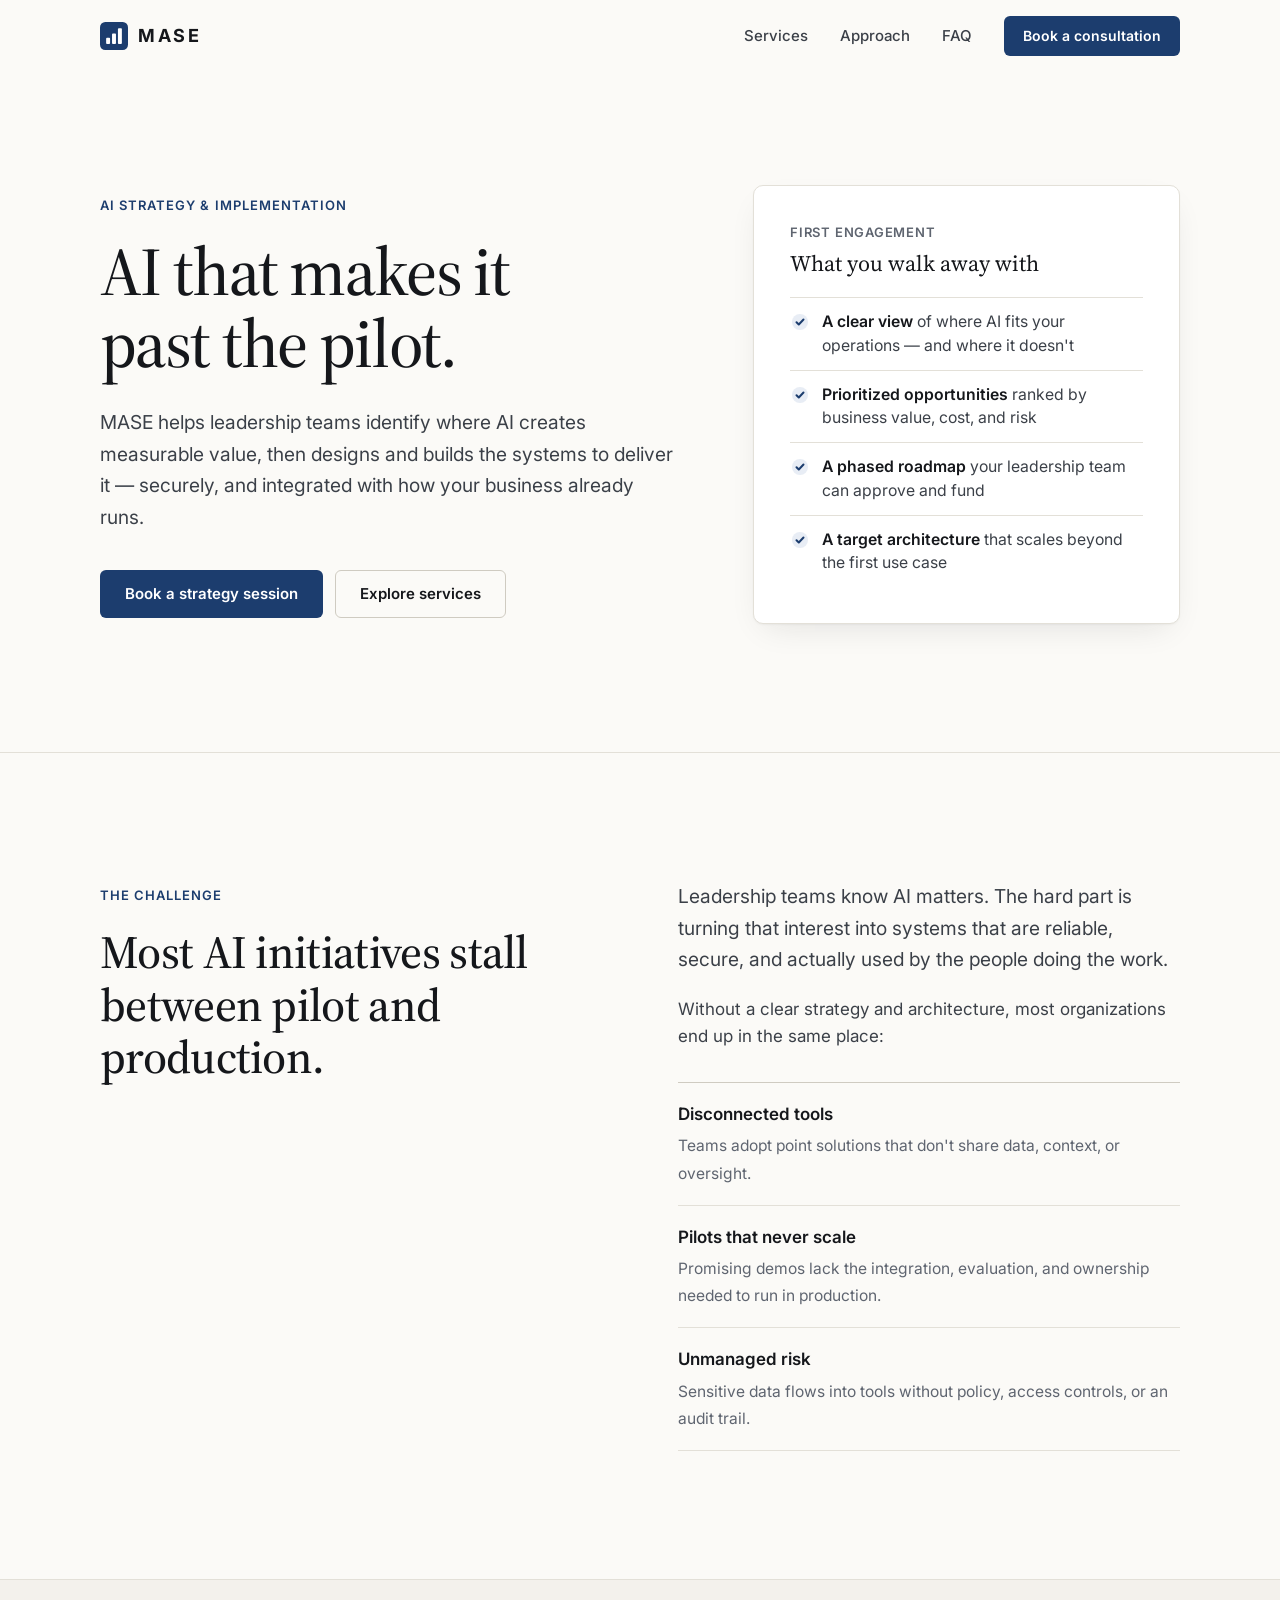
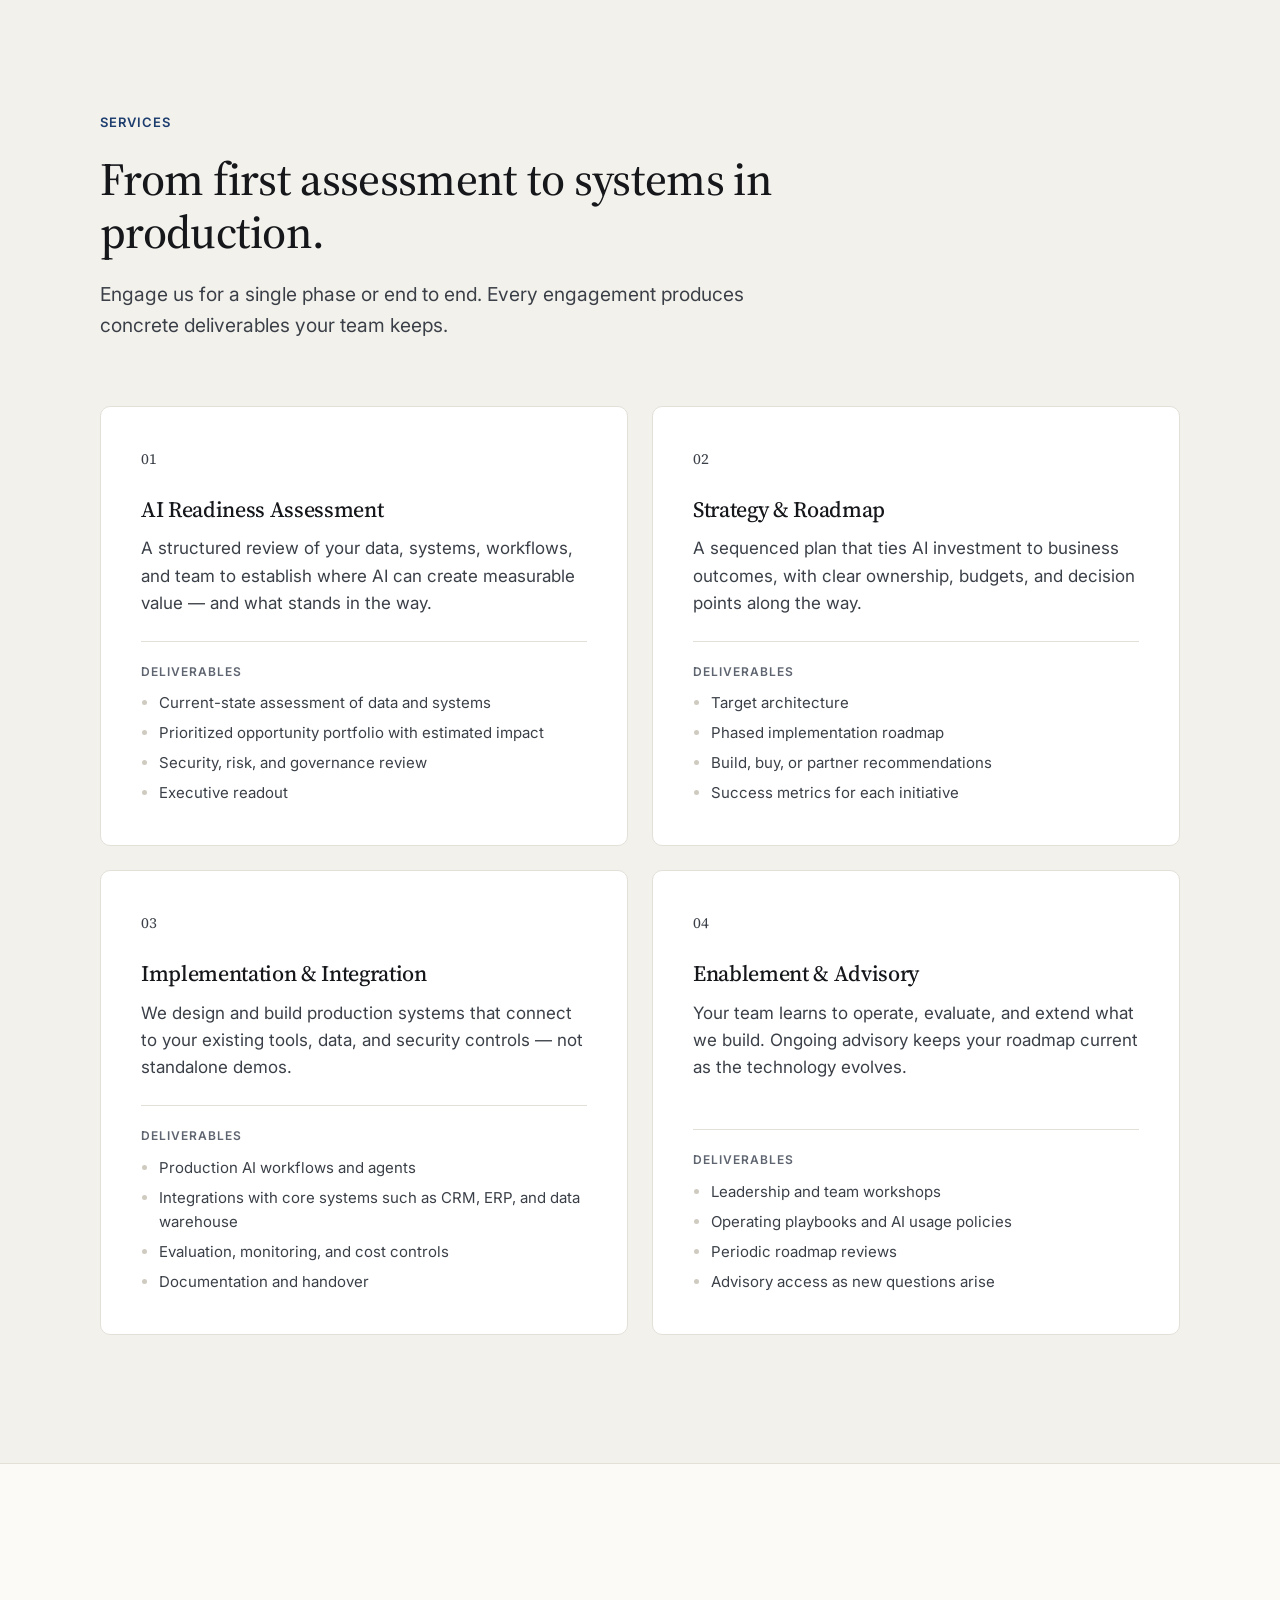
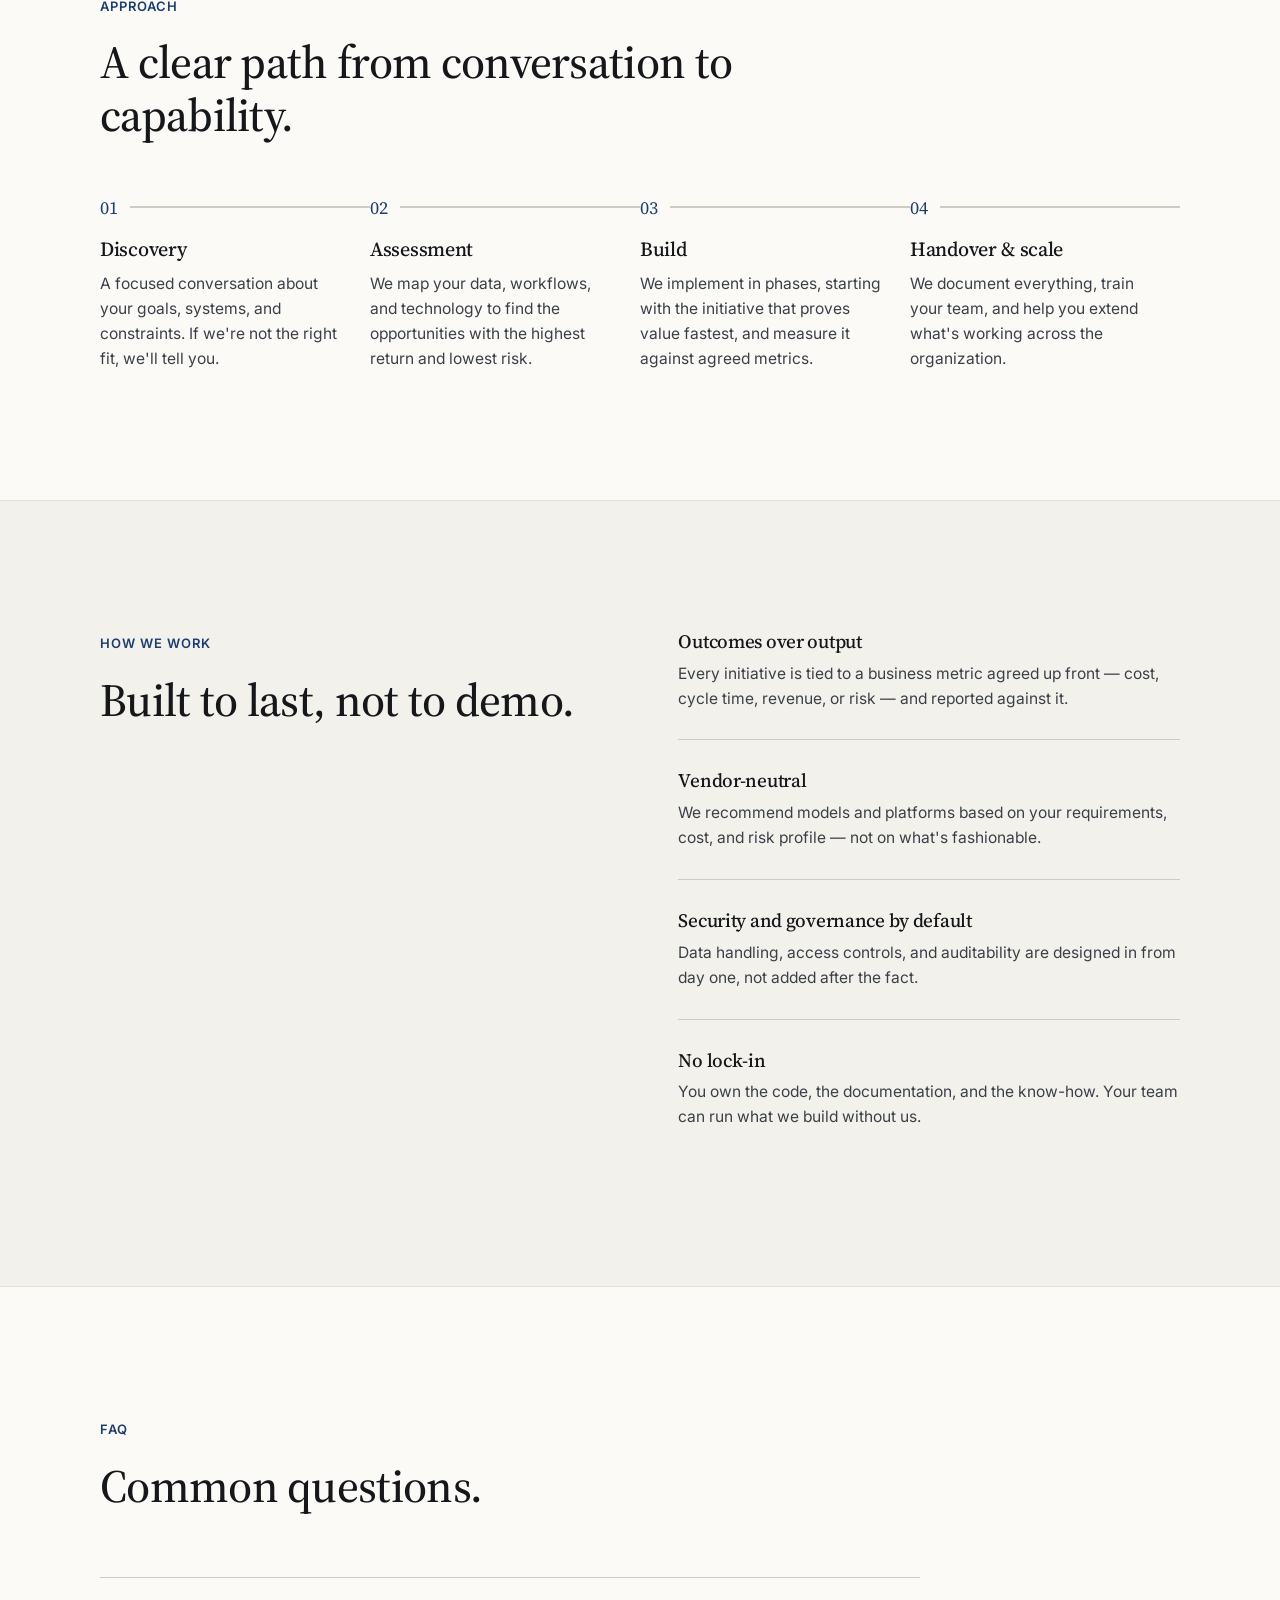
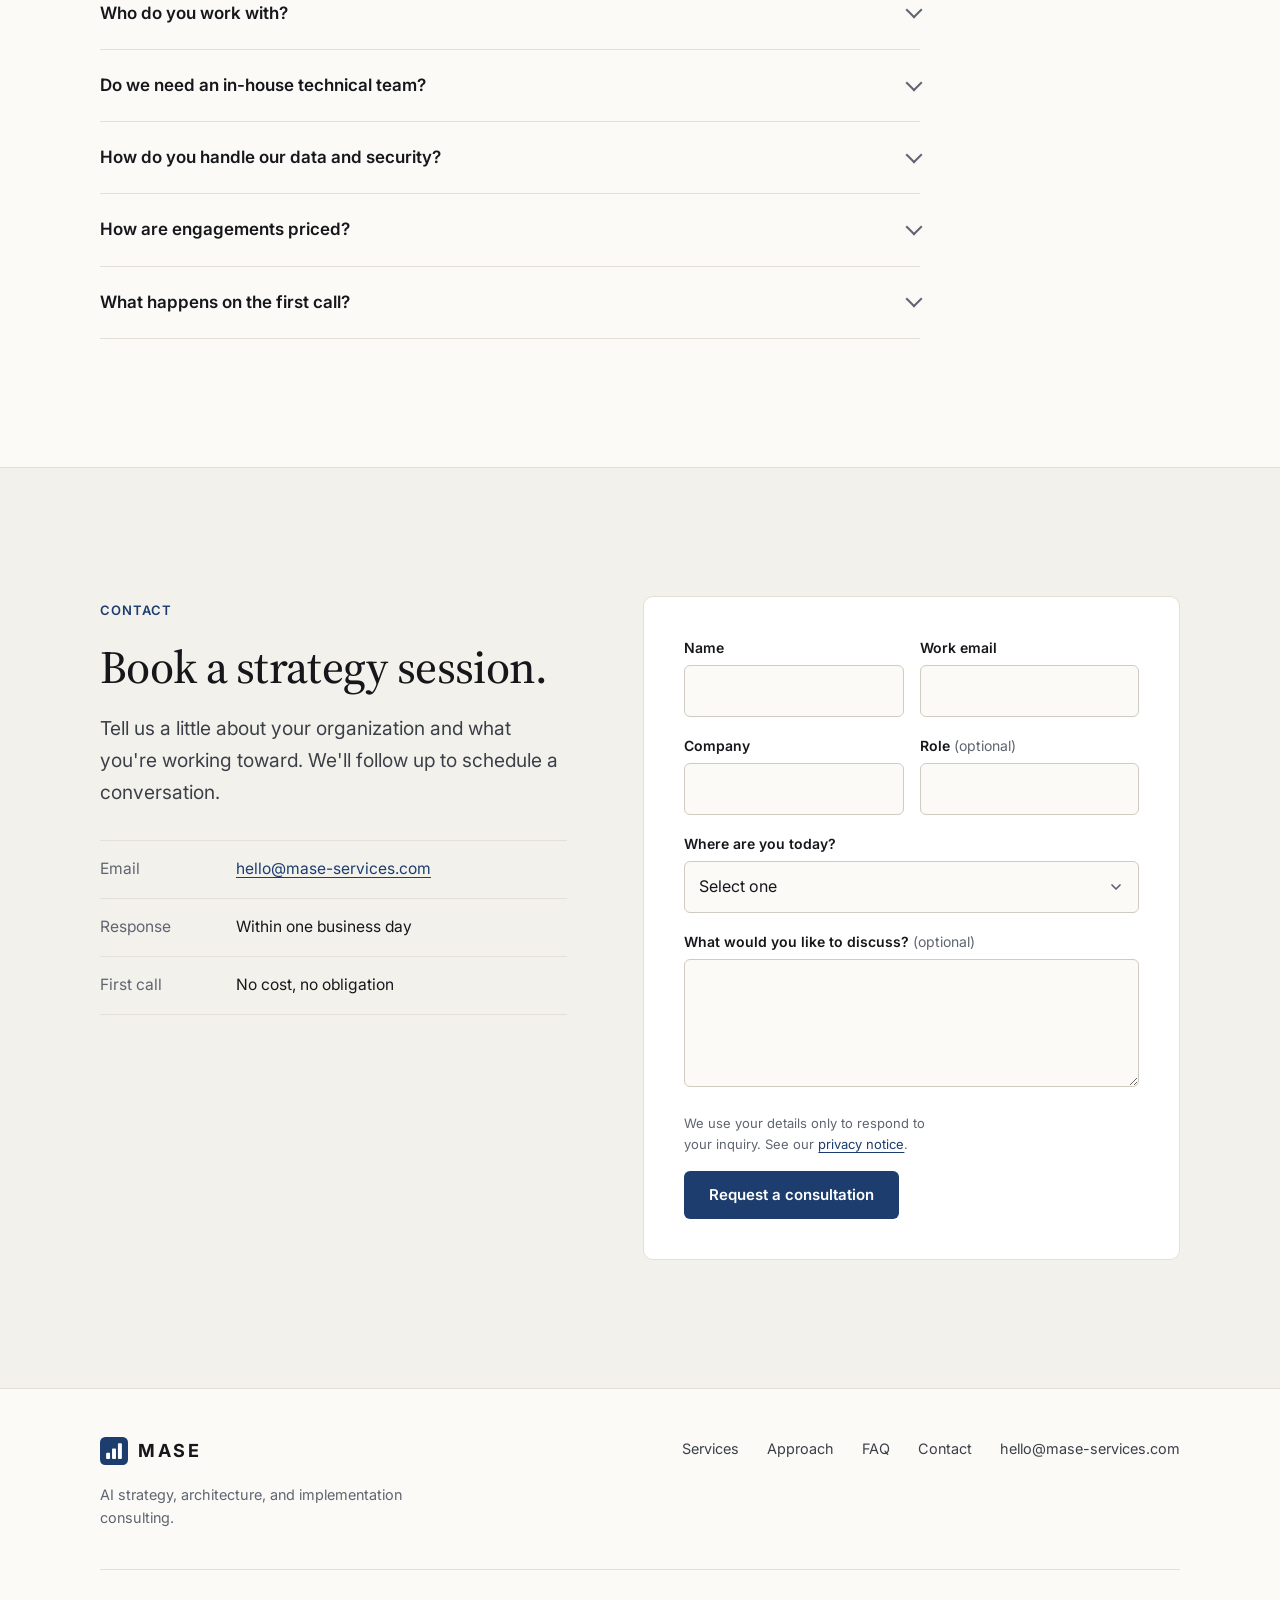
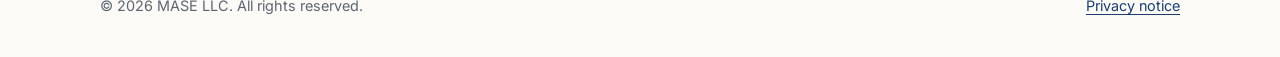
<file: index.html>
<!DOCTYPE html>
<html lang="en">
<head>
  <meta charset="UTF-8">
  <meta name="viewport" content="width=device-width, initial-scale=1">

  <title>MASE — AI Strategy &amp; Implementation Consulting</title>
  <meta name="description" content="MASE helps leadership teams identify where AI creates measurable value, then designs and builds the systems to deliver it — securely and integrated with how the business already runs.">
  <link rel="canonical" href="https://mase-services.com/">
  <meta name="theme-color" content="#fbfaf7">

  <meta property="og:type" content="website">
  <meta property="og:site_name" content="MASE">
  <meta property="og:title" content="MASE — AI Strategy &amp; Implementation Consulting">
  <meta property="og:description" content="Strategy, architecture, and implementation for companies that need AI to work in production — not just in pilots.">
  <meta property="og:url" content="https://mase-services.com/">
  <meta property="og:image" content="https://mase-services.com/assets/img/og-image.png">
  <meta property="og:image:width" content="1200">
  <meta property="og:image:height" content="630">
  <meta property="og:image:alt" content="MASE — AI strategy and implementation consulting">
  <meta name="twitter:card" content="summary_large_image">
  <meta name="twitter:title" content="MASE — AI Strategy &amp; Implementation Consulting">
  <meta name="twitter:description" content="Strategy, architecture, and implementation for companies that need AI to work in production — not just in pilots.">
  <meta name="twitter:image" content="https://mase-services.com/assets/img/og-image.png">

  <link rel="icon" href="/assets/img/favicon.svg" type="image/svg+xml">
  <link rel="apple-touch-icon" href="/assets/img/apple-touch-icon.png">

  <link rel="preconnect" href="https://fonts.googleapis.com">
  <link rel="preconnect" href="https://fonts.gstatic.com" crossorigin>
  <link href="https://fonts.googleapis.com/css2?family=Inter:wght@400;500;600;700&family=Source+Serif+4:opsz,wght@8..60,400;8..60,500;8..60,600&display=swap" rel="stylesheet">
  <link rel="stylesheet" href="/assets/css/styles.css">

  <script type="application/ld+json">
  {
    "@context": "https://schema.org",
    "@type": "ProfessionalService",
    "name": "MASE LLC",
    "alternateName": "MASE",
    "description": "AI strategy, architecture, and implementation consulting for established companies.",
    "url": "https://mase-services.com/",
    "logo": "https://mase-services.com/assets/img/apple-touch-icon.png",
    "image": "https://mase-services.com/assets/img/og-image.png",
    "email": "hello@mase-services.com",
    "areaServed": { "@type": "Country", "name": "United States" },
    "serviceType": ["AI readiness assessment", "AI strategy and roadmap", "AI implementation and integration", "AI enablement and advisory"]
  }
  </script>
</head>
<body>
  <a class="skip-link" href="#main">Skip to content</a>

  <header class="site-header" id="top">
    <div class="container header-inner">
      <a class="brand" href="/" aria-label="MASE home">
        <svg class="brand-mark" viewBox="0 0 32 32" aria-hidden="true">
          <rect width="32" height="32" rx="6" fill="#1c3d6e"/>
          <rect x="7" y="18" width="4.5" height="7" rx="1" fill="#fff"/>
          <rect x="13.75" y="13" width="4.5" height="12" rx="1" fill="#fff"/>
          <rect x="20.5" y="7" width="4.5" height="18" rx="1" fill="#fff"/>
        </svg>
        <span class="brand-name">MASE</span>
      </a>
      <button class="nav-toggle" type="button" aria-expanded="false" aria-controls="site-nav" aria-label="Open menu">
        <svg class="icon-open" viewBox="0 0 24 24" fill="none" stroke="currentColor" stroke-width="1.75" stroke-linecap="round" aria-hidden="true"><path d="M4 7h16M4 12h16M4 17h16"/></svg>
        <svg class="icon-close" viewBox="0 0 24 24" fill="none" stroke="currentColor" stroke-width="1.75" stroke-linecap="round" aria-hidden="true"><path d="M6 6l12 12M18 6L6 18"/></svg>
      </button>
      <nav class="site-nav" id="site-nav" aria-label="Primary">
        <ul>
          <li><a href="#services">Services</a></li>
          <li><a href="#approach">Approach</a></li>
          <li><a href="#faq">FAQ</a></li>
          <li><a class="btn btn-primary btn-sm" href="#contact">Book a consultation</a></li>
        </ul>
      </nav>
    </div>
  </header>

  <main id="main">

    <!-- Hero -->
    <section class="hero">
      <div class="container hero-grid">
        <div>
          <span class="eyebrow">AI strategy &amp; implementation</span>
          <h1>AI that makes it past the pilot.</h1>
          <p class="lede">MASE helps leadership teams identify where AI creates measurable value, then designs and builds the systems to deliver it — securely, and integrated with how your business already runs.</p>
          <div class="hero-actions">
            <a class="btn btn-primary" href="#contact">Book a strategy session</a>
            <a class="btn btn-secondary" href="#services">Explore services</a>
          </div>
        </div>
        <aside class="hero-panel" aria-label="What a first engagement delivers">
          <p class="hero-panel-label">First engagement</p>
          <p class="hero-panel-title">What you walk away with</p>
          <ul class="check-list">
            <li><strong>A clear view</strong> of where AI fits your operations — and where it doesn't</li>
            <li><strong>Prioritized opportunities</strong> ranked by business value, cost, and risk</li>
            <li><strong>A phased roadmap</strong> your leadership team can approve and fund</li>
            <li><strong>A target architecture</strong> that scales beyond the first use case</li>
          </ul>
        </aside>
      </div>
    </section>

    <!-- Problem -->
    <section class="section" aria-labelledby="problem-title">
      <div class="container split">
        <div>
          <span class="eyebrow">The challenge</span>
          <h2 id="problem-title">Most AI initiatives stall between pilot and production.</h2>
        </div>
        <div class="stack">
          <p class="lede">Leadership teams know AI matters. The hard part is turning that interest into systems that are reliable, secure, and actually used by the people doing the work.</p>
          <p>Without a clear strategy and architecture, most organizations end up in the same place:</p>
          <ul class="problem-list">
            <li><strong>Disconnected tools</strong><span>Teams adopt point solutions that don't share data, context, or oversight.</span></li>
            <li><strong>Pilots that never scale</strong><span>Promising demos lack the integration, evaluation, and ownership needed to run in production.</span></li>
            <li><strong>Unmanaged risk</strong><span>Sensitive data flows into tools without policy, access controls, or an audit trail.</span></li>
          </ul>
        </div>
      </div>
    </section>

    <!-- Services -->
    <section class="section section-alt" id="services" aria-labelledby="services-title">
      <div class="container">
        <div class="section-head">
          <span class="eyebrow">Services</span>
          <h2 id="services-title">From first assessment to systems in production.</h2>
          <p class="lede">Engage us for a single phase or end to end. Every engagement produces concrete deliverables your team keeps.</p>
        </div>
        <div class="service-grid">
          <article class="service-card">
            <p class="service-num">01</p>
            <h3>AI Readiness Assessment</h3>
            <p>A structured review of your data, systems, workflows, and team to establish where AI can create measurable value — and what stands in the way.</p>
            <div class="deliverables">
              <p class="deliverables-label">Deliverables</p>
              <ul>
                <li>Current-state assessment of data and systems</li>
                <li>Prioritized opportunity portfolio with estimated impact</li>
                <li>Security, risk, and governance review</li>
                <li>Executive readout</li>
              </ul>
            </div>
          </article>
          <article class="service-card">
            <p class="service-num">02</p>
            <h3>Strategy &amp; Roadmap</h3>
            <p>A sequenced plan that ties AI investment to business outcomes, with clear ownership, budgets, and decision points along the way.</p>
            <div class="deliverables">
              <p class="deliverables-label">Deliverables</p>
              <ul>
                <li>Target architecture</li>
                <li>Phased implementation roadmap</li>
                <li>Build, buy, or partner recommendations</li>
                <li>Success metrics for each initiative</li>
              </ul>
            </div>
          </article>
          <article class="service-card">
            <p class="service-num">03</p>
            <h3>Implementation &amp; Integration</h3>
            <p>We design and build production systems that connect to your existing tools, data, and security controls — not standalone demos.</p>
            <div class="deliverables">
              <p class="deliverables-label">Deliverables</p>
              <ul>
                <li>Production AI workflows and agents</li>
                <li>Integrations with core systems such as CRM, ERP, and data warehouse</li>
                <li>Evaluation, monitoring, and cost controls</li>
                <li>Documentation and handover</li>
              </ul>
            </div>
          </article>
          <article class="service-card">
            <p class="service-num">04</p>
            <h3>Enablement &amp; Advisory</h3>
            <p>Your team learns to operate, evaluate, and extend what we build. Ongoing advisory keeps your roadmap current as the technology evolves.</p>
            <div class="deliverables">
              <p class="deliverables-label">Deliverables</p>
              <ul>
                <li>Leadership and team workshops</li>
                <li>Operating playbooks and AI usage policies</li>
                <li>Periodic roadmap reviews</li>
                <li>Advisory access as new questions arise</li>
              </ul>
            </div>
          </article>
        </div>
      </div>
    </section>

    <!-- Approach -->
    <section class="section" id="approach" aria-labelledby="approach-title">
      <div class="container">
        <div class="section-head">
          <span class="eyebrow">Approach</span>
          <h2 id="approach-title">A clear path from conversation to capability.</h2>
        </div>
        <ol class="process">
          <li>
            <h3>Discovery</h3>
            <p>A focused conversation about your goals, systems, and constraints. If we're not the right fit, we'll tell you.</p>
          </li>
          <li>
            <h3>Assessment</h3>
            <p>We map your data, workflows, and technology to find the opportunities with the highest return and lowest risk.</p>
          </li>
          <li>
            <h3>Build</h3>
            <p>We implement in phases, starting with the initiative that proves value fastest, and measure it against agreed metrics.</p>
          </li>
          <li>
            <h3>Handover &amp; scale</h3>
            <p>We document everything, train your team, and help you extend what's working across the organization.</p>
          </li>
        </ol>
      </div>
    </section>

    <!-- Principles -->
    <section class="section section-alt" aria-labelledby="principles-title">
      <div class="container split">
        <div>
          <span class="eyebrow">How we work</span>
          <h2 id="principles-title">Built to last, not to demo.</h2>
        </div>
        <div class="principles">
          <div class="principle">
            <h3>Outcomes over output</h3>
            <p>Every initiative is tied to a business metric agreed up front — cost, cycle time, revenue, or risk — and reported against it.</p>
          </div>
          <div class="principle">
            <h3>Vendor-neutral</h3>
            <p>We recommend models and platforms based on your requirements, cost, and risk profile — not on what's fashionable.</p>
          </div>
          <div class="principle">
            <h3>Security and governance by default</h3>
            <p>Data handling, access controls, and auditability are designed in from day one, not added after the fact.</p>
          </div>
          <div class="principle">
            <h3>No lock-in</h3>
            <p>You own the code, the documentation, and the know-how. Your team can run what we build without us.</p>
          </div>
        </div>
      </div>
    </section>

    <!-- FAQ -->
    <section class="section" id="faq" aria-labelledby="faq-title">
      <div class="container">
        <div class="section-head">
          <span class="eyebrow">FAQ</span>
          <h2 id="faq-title">Common questions.</h2>
        </div>
        <div class="faq">
          <details>
            <summary>Who do you work with?</summary>
            <p>Leadership teams at established companies that want AI to change how the business operates — not just add another tool. We work with organizations at every stage, from defining a first strategy to scaling what already works.</p>
          </details>
          <details>
            <summary>Do we need an in-house technical team?</summary>
            <p>No. We handle architecture and implementation. If you have technical staff, we work alongside them and transfer knowledge as we go. If you don't, we'll help you define what capability to build in-house over time.</p>
          </details>
          <details>
            <summary>How do you handle our data and security?</summary>
            <p>We work within your security policies and access controls, and we're happy to sign an NDA before any detailed discussion. Every system we design includes data governance, access control, and auditability from the start.</p>
          </details>
          <details>
            <summary>How are engagements priced?</summary>
            <p>Each engagement is scoped and quoted in writing after the initial consultation. You'll know the scope, deliverables, and cost before any work begins.</p>
          </details>
          <details>
            <summary>What happens on the first call?</summary>
            <p>A focused conversation about your goals, current systems, and constraints. No sales deck. We'll give you an honest view of where AI can help, where it can't, and what a sensible first step looks like.</p>
          </details>
        </div>
      </div>
    </section>

    <!-- Contact -->
    <section class="section section-alt" id="contact" aria-labelledby="contact-title">
      <div class="container contact-grid">
        <div class="contact-intro">
          <span class="eyebrow">Contact</span>
          <h2 id="contact-title">Book a strategy session.</h2>
          <p class="lede">Tell us a little about your organization and what you're working toward. We'll follow up to schedule a conversation.</p>
          <ul class="contact-meta">
            <li><span>Email</span><a href="mailto:hello@mase-services.com">hello@mase-services.com</a></li>
            <li><span>Response</span>Within one business day</li>
            <li><span>First call</span>No cost, no obligation</li>
          </ul>
        </div>

        <div class="form-card">
          <!--
            Form delivery: set data-endpoint to a form service URL (e.g. https://formspree.io/f/xxxxxxx)
            to receive submissions directly. If left empty, submitting opens the visitor's email app
            with the message pre-filled, addressed to data-email.
          -->
          <form id="contact-form" data-endpoint="" data-email="hello@mase-services.com" novalidate>
            <div class="form-row">
              <div class="field">
                <label for="f-name">Name</label>
                <input id="f-name" name="name" type="text" autocomplete="name" required>
              </div>
              <div class="field">
                <label for="f-email">Work email</label>
                <input id="f-email" name="email" type="email" autocomplete="email" required>
              </div>
            </div>
            <div class="form-row">
              <div class="field">
                <label for="f-company">Company</label>
                <input id="f-company" name="company" type="text" autocomplete="organization" required>
              </div>
              <div class="field">
                <label for="f-role">Role <span class="optional">(optional)</span></label>
                <input id="f-role" name="role" type="text" autocomplete="organization-title">
              </div>
            </div>
            <div class="field">
              <label for="f-stage">Where are you today?</label>
              <select id="f-stage" name="stage">
                <option value="">Select one</option>
                <option>Just getting started — need a strategy</option>
                <option>Using some AI tools, but no unified approach</option>
                <option>Ready to scale what's working</option>
                <option>Need to modernize legacy systems</option>
                <option>Exploring options</option>
              </select>
            </div>
            <div class="field">
              <label for="f-message">What would you like to discuss? <span class="optional">(optional)</span></label>
              <textarea id="f-message" name="message" rows="4"></textarea>
            </div>
            <div class="hp" aria-hidden="true">
              <label for="f-website">Website</label>
              <input id="f-website" name="_gotcha" type="text" tabindex="-1" autocomplete="off">
            </div>
            <div class="form-foot">
              <p class="form-note">We use your details only to respond to your inquiry. See our <a href="/privacy.html">privacy notice</a>.</p>
              <button class="btn btn-primary" type="submit">Request a consultation</button>
            </div>
            <p class="form-status" role="status" aria-live="polite"></p>
          </form>
        </div>
      </div>
    </section>

  </main>

  <footer class="site-footer">
    <div class="container">
      <div class="footer-inner">
        <div class="footer-brand">
          <a class="brand" href="/" aria-label="MASE home">
            <svg class="brand-mark" viewBox="0 0 32 32" aria-hidden="true">
              <rect width="32" height="32" rx="6" fill="#1c3d6e"/>
              <rect x="7" y="18" width="4.5" height="7" rx="1" fill="#fff"/>
              <rect x="13.75" y="13" width="4.5" height="12" rx="1" fill="#fff"/>
              <rect x="20.5" y="7" width="4.5" height="18" rx="1" fill="#fff"/>
            </svg>
            <span class="brand-name">MASE</span>
          </a>
          <p>AI strategy, architecture, and implementation consulting.</p>
        </div>
        <ul class="footer-links">
          <li><a href="#services">Services</a></li>
          <li><a href="#approach">Approach</a></li>
          <li><a href="#faq">FAQ</a></li>
          <li><a href="#contact">Contact</a></li>
          <li><a href="mailto:hello@mase-services.com">hello@mase-services.com</a></li>
        </ul>
      </div>
      <div class="footer-legal">
        <p>&copy; <span data-year>2026</span> MASE LLC. All rights reserved.</p>
        <p><a href="/privacy.html">Privacy notice</a></p>
      </div>
    </div>
  </footer>

  <script src="/assets/js/main.js" defer></script>
</body>
</html>
</file>
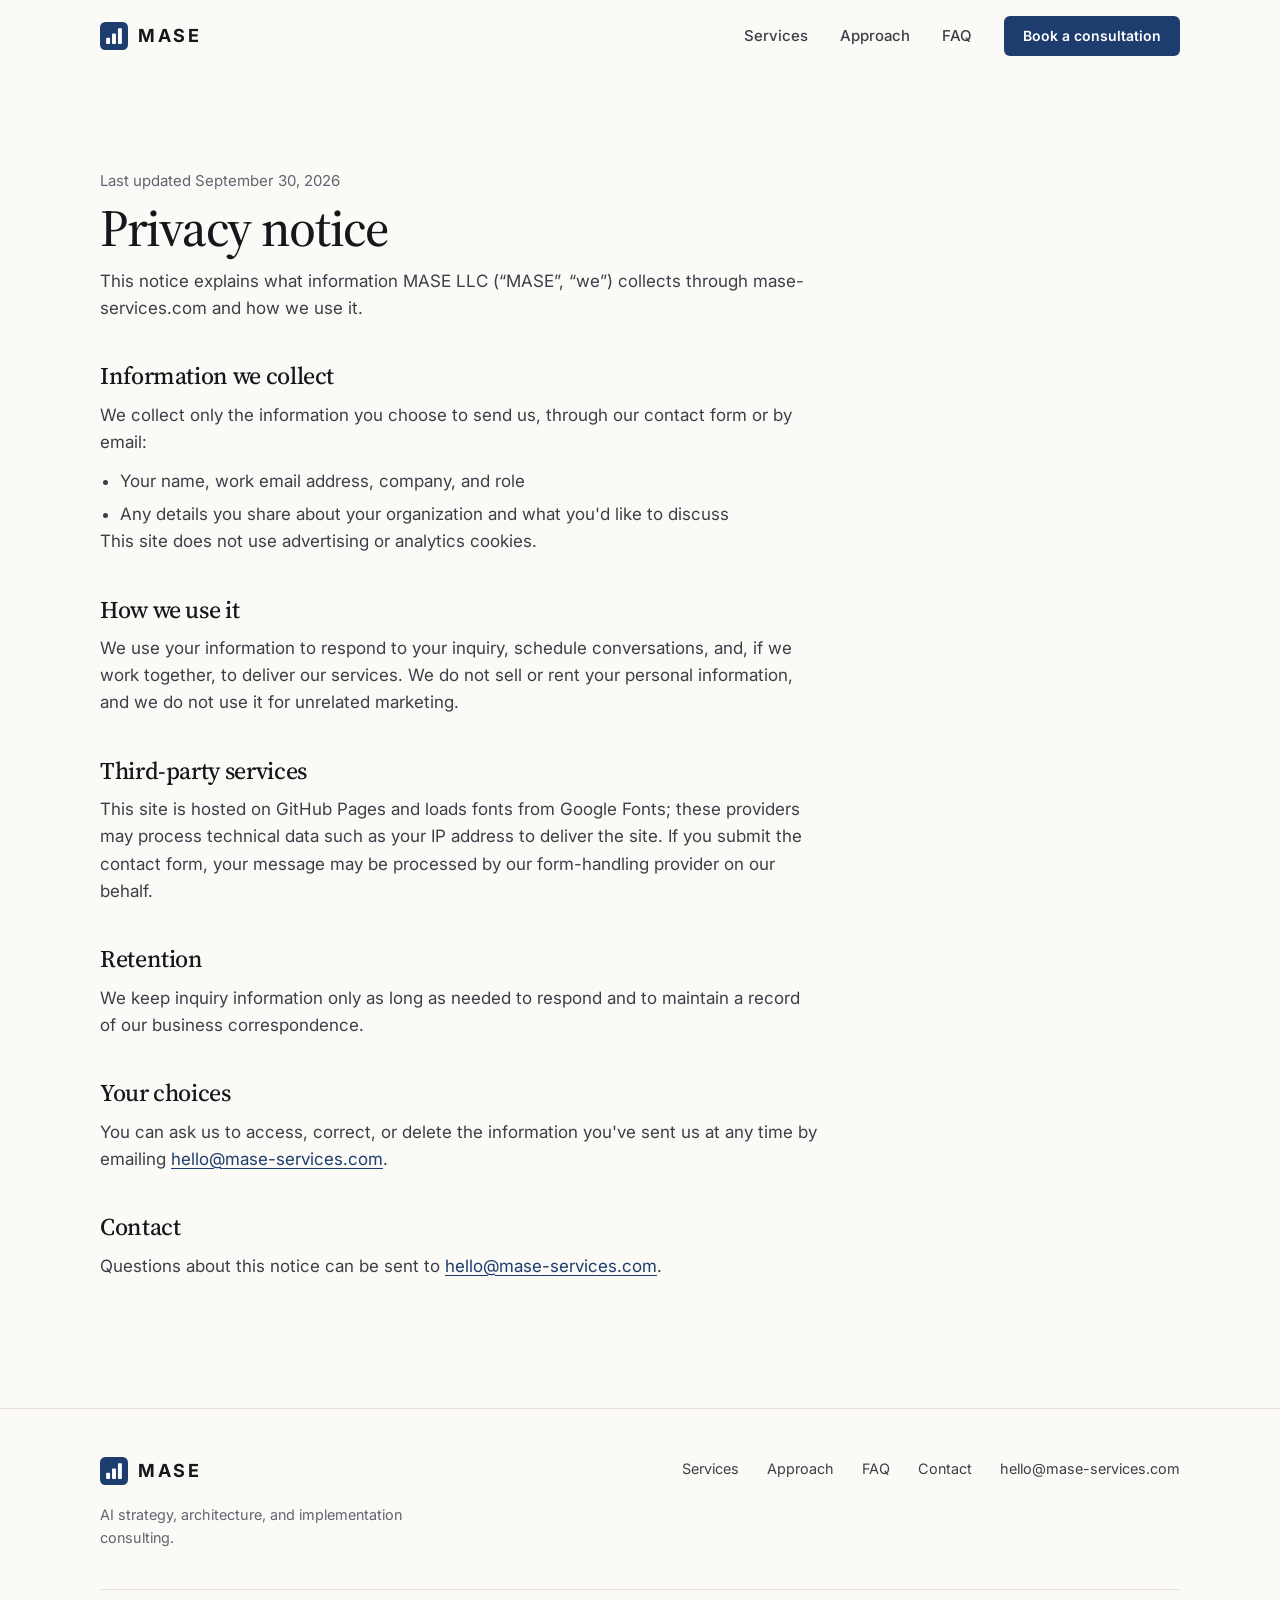
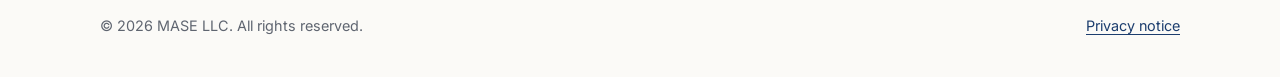
<file: privacy.html>
<!DOCTYPE html>
<html lang="en">
<head>
  <meta charset="UTF-8">
  <meta name="viewport" content="width=device-width, initial-scale=1">

  <title>Privacy Notice — MASE</title>
  <meta name="description" content="How MASE LLC collects and uses information submitted through mase-services.com.">
  <link rel="canonical" href="https://mase-services.com/privacy.html">
  <meta name="theme-color" content="#fbfaf7">

  <link rel="icon" href="/assets/img/favicon.svg" type="image/svg+xml">
  <link rel="apple-touch-icon" href="/assets/img/apple-touch-icon.png">

  <link rel="preconnect" href="https://fonts.googleapis.com">
  <link rel="preconnect" href="https://fonts.gstatic.com" crossorigin>
  <link href="https://fonts.googleapis.com/css2?family=Inter:wght@400;500;600;700&family=Source+Serif+4:opsz,wght@8..60,400;8..60,500;8..60,600&display=swap" rel="stylesheet">
  <link rel="stylesheet" href="/assets/css/styles.css">
</head>
<body>
  <a class="skip-link" href="#main">Skip to content</a>

  <header class="site-header" id="top">
    <div class="container header-inner">
      <a class="brand" href="/" aria-label="MASE home">
        <svg class="brand-mark" viewBox="0 0 32 32" aria-hidden="true">
          <rect width="32" height="32" rx="6" fill="#1c3d6e"/>
          <rect x="7" y="18" width="4.5" height="7" rx="1" fill="#fff"/>
          <rect x="13.75" y="13" width="4.5" height="12" rx="1" fill="#fff"/>
          <rect x="20.5" y="7" width="4.5" height="18" rx="1" fill="#fff"/>
        </svg>
        <span class="brand-name">MASE</span>
      </a>
      <button class="nav-toggle" type="button" aria-expanded="false" aria-controls="site-nav" aria-label="Open menu">
        <svg class="icon-open" viewBox="0 0 24 24" fill="none" stroke="currentColor" stroke-width="1.75" stroke-linecap="round" aria-hidden="true"><path d="M4 7h16M4 12h16M4 17h16"/></svg>
        <svg class="icon-close" viewBox="0 0 24 24" fill="none" stroke="currentColor" stroke-width="1.75" stroke-linecap="round" aria-hidden="true"><path d="M6 6l12 12M18 6L6 18"/></svg>
      </button>
      <nav class="site-nav" id="site-nav" aria-label="Primary">
        <ul>
          <li><a href="/#services">Services</a></li>
          <li><a href="/#approach">Approach</a></li>
          <li><a href="/#faq">FAQ</a></li>
          <li><a class="btn btn-primary btn-sm" href="/#contact">Book a consultation</a></li>
        </ul>
      </nav>
    </div>
  </header>

  <main id="main">
    <div class="container">
      <article class="prose">
        <p class="updated">Last updated September 30, 2026</p>
        <h1>Privacy notice</h1>
        <p>This notice explains what information MASE LLC (&ldquo;MASE&rdquo;, &ldquo;we&rdquo;) collects through mase-services.com and how we use it.</p>

        <h2>Information we collect</h2>
        <p>We collect only the information you choose to send us, through our contact form or by email:</p>
        <ul>
          <li>Your name, work email address, company, and role</li>
          <li>Any details you share about your organization and what you'd like to discuss</li>
        </ul>
        <p>This site does not use advertising or analytics cookies.</p>

        <h2>How we use it</h2>
        <p>We use your information to respond to your inquiry, schedule conversations, and, if we work together, to deliver our services. We do not sell or rent your personal information, and we do not use it for unrelated marketing.</p>

        <h2>Third-party services</h2>
        <p>This site is hosted on GitHub Pages and loads fonts from Google Fonts; these providers may process technical data such as your IP address to deliver the site. If you submit the contact form, your message may be processed by our form-handling provider on our behalf.</p>

        <h2>Retention</h2>
        <p>We keep inquiry information only as long as needed to respond and to maintain a record of our business correspondence.</p>

        <h2>Your choices</h2>
        <p>You can ask us to access, correct, or delete the information you've sent us at any time by emailing <a href="mailto:hello@mase-services.com">hello@mase-services.com</a>.</p>

        <h2>Contact</h2>
        <p>Questions about this notice can be sent to <a href="mailto:hello@mase-services.com">hello@mase-services.com</a>.</p>
      </article>
    </div>
  </main>

  <footer class="site-footer">
    <div class="container">
      <div class="footer-inner">
        <div class="footer-brand">
          <a class="brand" href="/" aria-label="MASE home">
            <svg class="brand-mark" viewBox="0 0 32 32" aria-hidden="true">
              <rect width="32" height="32" rx="6" fill="#1c3d6e"/>
              <rect x="7" y="18" width="4.5" height="7" rx="1" fill="#fff"/>
              <rect x="13.75" y="13" width="4.5" height="12" rx="1" fill="#fff"/>
              <rect x="20.5" y="7" width="4.5" height="18" rx="1" fill="#fff"/>
            </svg>
            <span class="brand-name">MASE</span>
          </a>
          <p>AI strategy, architecture, and implementation consulting.</p>
        </div>
        <ul class="footer-links">
          <li><a href="/#services">Services</a></li>
          <li><a href="/#approach">Approach</a></li>
          <li><a href="/#faq">FAQ</a></li>
          <li><a href="/#contact">Contact</a></li>
          <li><a href="mailto:hello@mase-services.com">hello@mase-services.com</a></li>
        </ul>
      </div>
      <div class="footer-legal">
        <p>&copy; <span data-year>2026</span> MASE LLC. All rights reserved.</p>
        <p><a href="/privacy.html">Privacy notice</a></p>
      </div>
    </div>
  </footer>

  <script src="/assets/js/main.js" defer></script>
</body>
</html>
</file>
<file: assets/css/styles.css>
/* ==========================================================================
   MASE — site styles
   ========================================================================== */

:root {
  --bg: #fbfaf7;
  --surface: #ffffff;
  --surface-alt: #f3f1ec;
  --ink: #15171b;
  --ink-2: #3b4048;
  --muted: #5f6570;
  --line: #e3e0d8;
  --line-strong: #cfcbc1;
  --accent: #1c3d6e;
  --accent-hover: #142d52;
  --accent-soft: #e8edf5;
  --focus: #2f6fd6;
  --danger: #a4281e;
  --success: #1f6b43;

  --font-serif: "Source Serif 4", Georgia, "Times New Roman", serif;
  --font-sans: "Inter", system-ui, -apple-system, "Segoe UI", Roboto, sans-serif;

  --container: 1160px;
  --gutter: clamp(16px, 4vw, 40px);
  --radius: 6px;
  --section-y: clamp(72px, 10vw, 128px);
}

*,
*::before,
*::after { box-sizing: border-box; }

html { -webkit-text-size-adjust: 100%; scroll-behavior: smooth; scroll-padding-top: 88px; }
@media (prefers-reduced-motion: reduce) { html { scroll-behavior: auto; } }

body {
  margin: 0;
  background: var(--bg);
  color: var(--ink);
  font-family: var(--font-sans);
  font-size: 17px;
  line-height: 1.6;
  -webkit-font-smoothing: antialiased;
  text-rendering: optimizeLegibility;
}

img, svg { display: block; max-width: 100%; }
a { color: var(--accent); text-underline-offset: 3px; }
a:hover { color: var(--accent-hover); }

:focus-visible { outline: 2px solid var(--focus); outline-offset: 3px; border-radius: 2px; }

h1, h2, h3 {
  font-family: var(--font-serif);
  font-weight: 500;
  color: var(--ink);
  letter-spacing: -0.015em;
  line-height: 1.15;
  margin: 0;
}
h1 { font-size: clamp(2.5rem, 5.4vw, 4.25rem); letter-spacing: -0.025em; line-height: 1.05; }
h2 { font-size: clamp(2rem, 3.6vw, 2.875rem); }
h3 { font-size: 1.375rem; line-height: 1.3; }
p { margin: 0; }

.container { width: 100%; max-width: var(--container); margin: 0 auto; padding: 0 var(--gutter); }

.skip-link {
  position: absolute; left: 16px; top: -48px; z-index: 100;
  background: var(--ink); color: #fff; padding: 10px 16px; border-radius: var(--radius);
  text-decoration: none; font-size: 0.9rem;
}
.skip-link:focus { top: 12px; color: #fff; }

.eyebrow {
  display: inline-block;
  font-size: 0.8125rem;
  font-weight: 600;
  letter-spacing: 0.08em;
  text-transform: uppercase;
  color: var(--accent);
  margin-bottom: 20px;
}

.lede { font-size: clamp(1.0625rem, 1.5vw, 1.25rem); color: var(--ink-2); line-height: 1.65; }

/* Buttons ------------------------------------------------------------------ */

.btn {
  display: inline-flex; align-items: center; justify-content: center; gap: 8px;
  min-height: 48px; padding: 12px 24px;
  font: 600 0.9375rem/1 var(--font-sans);
  border-radius: var(--radius); border: 1px solid transparent;
  text-decoration: none; cursor: pointer;
  transition: background-color .15s ease, border-color .15s ease, color .15s ease;
}
.btn-primary { background: var(--accent); color: #fff; }
.btn-primary:hover { background: var(--accent-hover); color: #fff; }
.btn-secondary { background: transparent; color: var(--ink); border-color: var(--line-strong); }
.btn-secondary:hover { border-color: var(--ink); color: var(--ink); }
.btn-sm { min-height: 40px; padding: 8px 18px; font-size: 0.875rem; }
.btn[disabled] { opacity: .6; cursor: progress; }

/* Header ------------------------------------------------------------------- */

.site-header {
  position: sticky; top: 0; z-index: 50;
  background: rgba(251, 250, 247, 0.92);
  backdrop-filter: saturate(160%) blur(8px);
  -webkit-backdrop-filter: saturate(160%) blur(8px);
  border-bottom: 1px solid transparent;
  transition: border-color .2s ease;
}
.site-header.is-scrolled { border-bottom-color: var(--line); }
.header-inner { display: flex; align-items: center; justify-content: space-between; height: 72px; gap: 24px; }

.brand { display: inline-flex; align-items: center; gap: 10px; text-decoration: none; color: var(--ink); }
.brand:hover { color: var(--ink); }
.brand-mark { width: 28px; height: 28px; flex: none; }
.brand-name { font-weight: 700; font-size: 1.125rem; letter-spacing: 0.14em; }

.site-nav ul { display: flex; align-items: center; gap: 32px; list-style: none; margin: 0; padding: 0; }
.site-nav a:not(.btn) { color: var(--ink-2); text-decoration: none; font-size: 0.9375rem; font-weight: 500; }
.site-nav a:not(.btn):hover { color: var(--ink); }

.nav-toggle {
  display: none; align-items: center; justify-content: center;
  width: 44px; height: 44px; margin-right: -10px;
  background: none; border: 0; color: var(--ink); cursor: pointer;
}
.nav-toggle svg { width: 22px; height: 22px; }
.nav-toggle .icon-close { display: none; }
.nav-open .nav-toggle .icon-open { display: none; }
.nav-open .nav-toggle .icon-close { display: block; }

@media (max-width: 860px) {
  .nav-toggle { display: inline-flex; }
  .site-nav {
    display: none;
    position: absolute; left: 0; right: 0; top: 72px;
    background: var(--bg); border-bottom: 1px solid var(--line);
    padding: 8px var(--gutter) 24px;
  }
  .nav-open .site-nav { display: block; }
  .site-nav ul { flex-direction: column; align-items: stretch; gap: 0; }
  .site-nav li a:not(.btn) { display: block; padding: 14px 0; border-bottom: 1px solid var(--line); font-size: 1rem; }
  .site-nav li:last-child { margin-top: 20px; }
  .site-nav .btn { width: 100%; }
}

/* Hero --------------------------------------------------------------------- */

.hero { padding: clamp(56px, 9vw, 112px) 0 var(--section-y); }
.hero-grid { display: grid; grid-template-columns: minmax(0, 1.35fr) minmax(0, 1fr); gap: clamp(40px, 6vw, 88px); align-items: center; }
.hero h1 { margin-bottom: 28px; max-width: 14ch; }
.hero .lede { max-width: 36em; margin-bottom: 36px; }
.hero-actions { display: flex; flex-wrap: wrap; gap: 12px; }
@media (max-width: 480px) { .hero-actions .btn { flex: 1 1 100%; } }

.hero-panel {
  background: var(--surface);
  border: 1px solid var(--line);
  border-radius: 10px;
  padding: clamp(24px, 3vw, 36px);
  box-shadow: 0 1px 2px rgba(21, 23, 27, .04), 0 12px 32px -12px rgba(21, 23, 27, .12);
}
.hero-panel-label { font-size: 0.8125rem; font-weight: 600; letter-spacing: .06em; text-transform: uppercase; color: var(--muted); margin-bottom: 6px; }
.hero-panel-title { font-family: var(--font-serif); font-size: 1.375rem; line-height: 1.3; margin-bottom: 20px; }
.check-list { list-style: none; margin: 0; padding: 0; }
.check-list li { position: relative; padding: 12px 0 12px 32px; border-top: 1px solid var(--line); color: var(--ink-2); font-size: 0.9875rem; line-height: 1.5; }
.check-list li::before {
  content: ""; position: absolute; left: 2px; top: 16px; width: 16px; height: 16px; border-radius: 50%;
  background: var(--accent-soft) url("data:image/svg+xml,%3Csvg xmlns='http://www.w3.org/2000/svg' viewBox='0 0 16 16' fill='none' stroke='%231c3d6e' stroke-width='2' stroke-linecap='round' stroke-linejoin='round'%3E%3Cpath d='M4.5 8.2l2.3 2.3 4.7-5'/%3E%3C/svg%3E") center/16px no-repeat;
}
.check-list strong { color: var(--ink); font-weight: 600; }

@media (max-width: 900px) {
  .hero-grid { grid-template-columns: 1fr; }
  .hero h1 { max-width: 16ch; }
}

/* Sections ----------------------------------------------------------------- */

.section { padding: var(--section-y) 0; border-top: 1px solid var(--line); }
.section-alt { background: var(--surface-alt); }
.section-head { max-width: 720px; margin-bottom: clamp(40px, 6vw, 64px); }
.section-head h2 { margin-bottom: 20px; }

/* Problem */
.split { display: grid; grid-template-columns: minmax(0, 1fr) minmax(0, 1fr); gap: clamp(40px, 6vw, 96px); align-items: start; }
.split h2 { margin-bottom: 0; }
.stack > * + * { margin-top: 20px; }
.stack p { color: var(--ink-2); }
.problem-list { list-style: none; margin: 32px 0 0; padding: 0; border-top: 1px solid var(--line-strong); }
.problem-list li { padding: 18px 0; border-bottom: 1px solid var(--line); }
.problem-list strong { display: block; font-weight: 600; color: var(--ink); margin-bottom: 4px; }
.problem-list span { color: var(--muted); font-size: 0.975rem; }
@media (max-width: 860px) { .split { grid-template-columns: 1fr; } }

/* Services */
.service-grid { display: grid; grid-template-columns: repeat(2, minmax(0, 1fr)); gap: 24px; }
.service-card {
  background: var(--surface); border: 1px solid var(--line); border-radius: 10px;
  padding: clamp(28px, 3.2vw, 40px);
  display: flex; flex-direction: column;
}
.service-num { font-family: var(--font-serif); font-size: 0.9375rem; color: var(--accent); margin-bottom: 16px; }
.service-card h3 { margin-bottom: 12px; }
.service-card > p { color: var(--ink-2); margin-bottom: 24px; }
.deliverables { margin-top: auto; padding-top: 20px; border-top: 1px solid var(--line); }
.deliverables-label { font-size: 0.75rem; font-weight: 600; letter-spacing: .08em; text-transform: uppercase; color: var(--muted); margin-bottom: 10px; }
.deliverables ul { margin: 0; padding-left: 18px; color: var(--ink-2); font-size: 0.9375rem; }
.deliverables li + li { margin-top: 6px; }
.deliverables li::marker { color: var(--line-strong); }
@media (max-width: 760px) { .service-grid { grid-template-columns: 1fr; } }

/* Process */
.process { list-style: none; margin: 0; padding: 0; display: grid; grid-template-columns: repeat(4, minmax(0, 1fr)); gap: 0; counter-reset: step; }
.process li { position: relative; padding: 28px 28px 0 0; border-top: 2px solid var(--line-strong); counter-increment: step; }
.process li::before {
  content: counter(step, decimal-leading-zero);
  position: absolute; top: -14px; left: 0;
  background: var(--bg); padding-right: 12px;
  font-family: var(--font-serif); font-size: 1.125rem; color: var(--accent);
}
.section-alt .process li::before { background: var(--surface-alt); }
.process h3 { margin-bottom: 10px; font-size: 1.25rem; }
.process p { color: var(--ink-2); font-size: 0.975rem; }
@media (max-width: 960px) { .process { grid-template-columns: repeat(2, minmax(0, 1fr)); row-gap: 48px; } }
@media (max-width: 560px) { .process { grid-template-columns: 1fr; row-gap: 40px; } .process li { padding-right: 0; } }

/* Principles */
.principles { display: grid; grid-template-columns: minmax(0, 1fr); }
.principle { padding: 28px 0; border-top: 1px solid var(--line-strong); }
.principle:first-child { padding-top: 0; border-top: 0; }
.principle h3 { font-size: 1.1875rem; margin-bottom: 8px; }
.principle p { color: var(--ink-2); font-size: 0.975rem; }

/* FAQ */
.faq { max-width: 820px; border-top: 1px solid var(--line-strong); }
.faq details { border-bottom: 1px solid var(--line); }
.faq summary {
  list-style: none; cursor: pointer;
  display: flex; justify-content: space-between; align-items: center; gap: 24px;
  padding: 22px 0; font-weight: 600; font-size: 1.0625rem; color: var(--ink);
}
.faq summary::-webkit-details-marker { display: none; }
.faq summary::after {
  content: ""; flex: none; width: 12px; height: 12px;
  border-right: 2px solid var(--muted); border-bottom: 2px solid var(--muted);
  transform: translateY(-3px) rotate(45deg); transition: transform .2s ease;
}
.faq details[open] summary::after { transform: translateY(3px) rotate(-135deg); }
.faq details p { padding: 0 40px 24px 0; color: var(--ink-2); }

/* Contact */
.contact-grid { display: grid; grid-template-columns: minmax(0, 1fr) minmax(0, 1.15fr); gap: clamp(40px, 6vw, 96px); align-items: start; }
.contact-intro h2 { margin-bottom: 20px; }
.contact-intro .lede { margin-bottom: 32px; }
.contact-meta { list-style: none; margin: 0; padding: 0; border-top: 1px solid var(--line); }
.contact-meta li { padding: 16px 0; border-bottom: 1px solid var(--line); display: grid; grid-template-columns: 120px 1fr; gap: 16px; font-size: 0.975rem; }
.contact-meta span { color: var(--muted); }
@media (max-width: 860px) { .contact-grid { grid-template-columns: 1fr; } }
@media (max-width: 420px) { .contact-meta li { grid-template-columns: 1fr; gap: 2px; } }

.form-card { background: var(--surface); border: 1px solid var(--line); border-radius: 10px; padding: clamp(24px, 3.5vw, 40px); }
.form-row { display: grid; grid-template-columns: 1fr 1fr; gap: 16px; }
@media (max-width: 560px) { .form-row { grid-template-columns: 1fr; } }
.field { margin-bottom: 18px; }
.field label { display: block; font-size: 0.875rem; font-weight: 600; color: var(--ink); margin-bottom: 6px; }
.field .optional { font-weight: 400; color: var(--muted); }
.field input, .field select, .field textarea {
  width: 100%; font: inherit; font-size: 1rem; color: var(--ink);
  background: var(--bg); border: 1px solid var(--line-strong); border-radius: var(--radius);
  padding: 12px 14px; min-height: 48px;
  transition: border-color .15s ease, box-shadow .15s ease, background-color .15s ease;
}
.field textarea { min-height: 128px; resize: vertical; line-height: 1.5; }
.field select {
  appearance: none; -webkit-appearance: none; padding-right: 40px;
  background-image: url("data:image/svg+xml,%3Csvg xmlns='http://www.w3.org/2000/svg' viewBox='0 0 16 16' fill='none' stroke='%235f6570' stroke-width='1.75' stroke-linecap='round' stroke-linejoin='round'%3E%3Cpath d='M4 6l4 4 4-4'/%3E%3C/svg%3E");
  background-repeat: no-repeat; background-position: right 14px center; background-size: 16px;
}
.field input:focus, .field select:focus, .field textarea:focus {
  outline: none; border-color: var(--accent); background-color: var(--surface);
  box-shadow: 0 0 0 3px rgba(28, 61, 110, .15);
}
.field input:user-invalid, .field textarea:user-invalid { border-color: var(--danger); }
.hp { position: absolute !important; left: -10000px; width: 1px; height: 1px; overflow: hidden; }
.form-foot { display: flex; flex-wrap: wrap; align-items: center; justify-content: space-between; gap: 16px; margin-top: 8px; }
.form-note { font-size: 0.8125rem; color: var(--muted); max-width: 32ch; }
.form-status { margin-top: 18px; font-size: 0.9375rem; padding: 12px 14px; border-radius: var(--radius); }
.form-status:empty { display: none; }
.form-status.is-success { background: #e9f4ee; color: var(--success); }
.form-status.is-error { background: #fbeceb; color: var(--danger); }

/* Footer ------------------------------------------------------------------- */

.site-footer { border-top: 1px solid var(--line); padding: 48px 0 40px; font-size: 0.9rem; color: var(--muted); }
.footer-inner { display: flex; flex-wrap: wrap; justify-content: space-between; align-items: flex-start; gap: 32px; }
.footer-brand p { margin-top: 12px; max-width: 34ch; }
.footer-links { display: flex; flex-wrap: wrap; gap: 12px 28px; list-style: none; margin: 0; padding: 0; }
.footer-links a { color: var(--ink-2); text-decoration: none; }
.footer-links a:hover { color: var(--ink); text-decoration: underline; }
.footer-legal { margin-top: 40px; padding-top: 24px; border-top: 1px solid var(--line); display: flex; flex-wrap: wrap; justify-content: space-between; gap: 12px; }

/* Legal / simple pages ----------------------------------------------------- */

.prose { max-width: 720px; padding: clamp(48px, 8vw, 96px) 0 var(--section-y); }
.prose h1 { font-size: clamp(2.25rem, 4.5vw, 3.25rem); margin-bottom: 12px; }
.prose h2 { font-size: 1.5rem; margin: 40px 0 12px; }
.prose p, .prose li { color: var(--ink-2); }
.prose p + p { margin-top: 16px; }
.prose ul { padding-left: 20px; margin: 12px 0 0; }
.prose li + li { margin-top: 6px; }
.prose .updated { color: var(--muted); font-size: 0.9375rem; margin-bottom: 8px; }
.prose .prose-actions { margin-top: 32px; }
</file>
